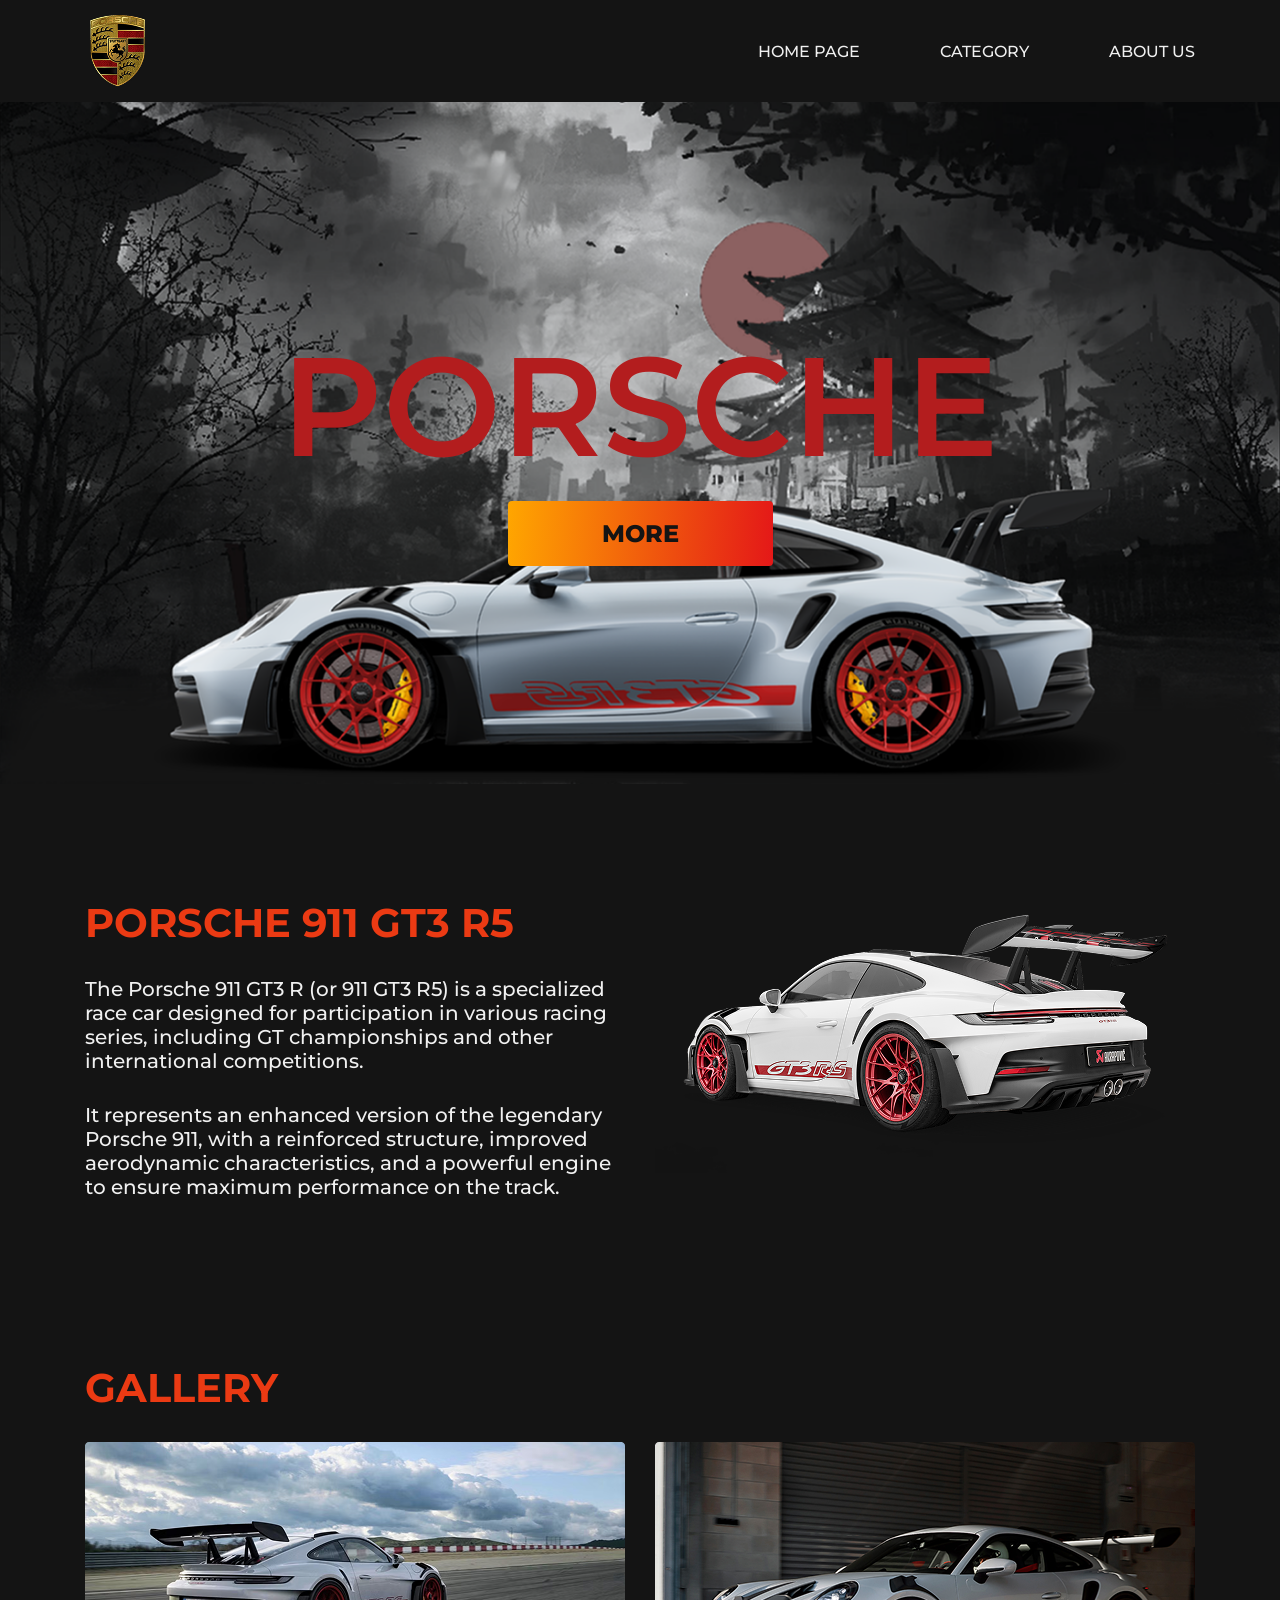
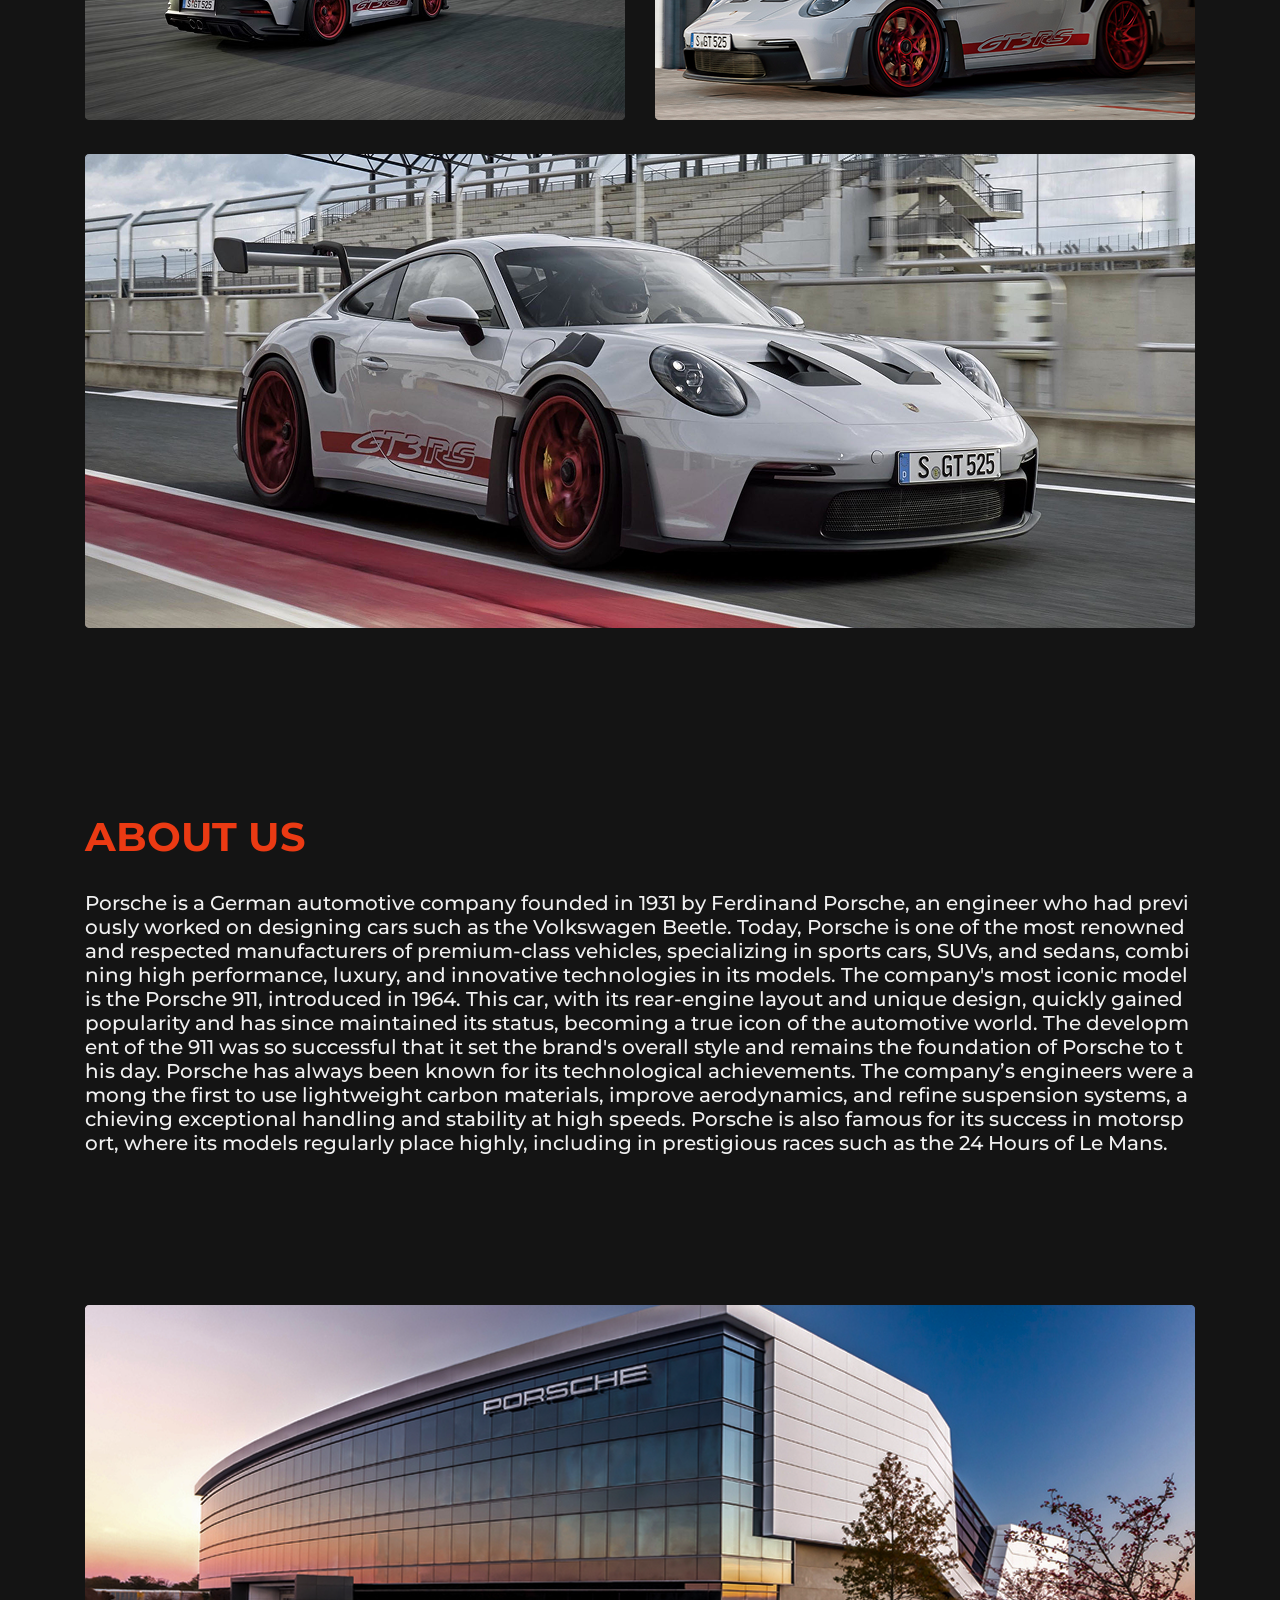
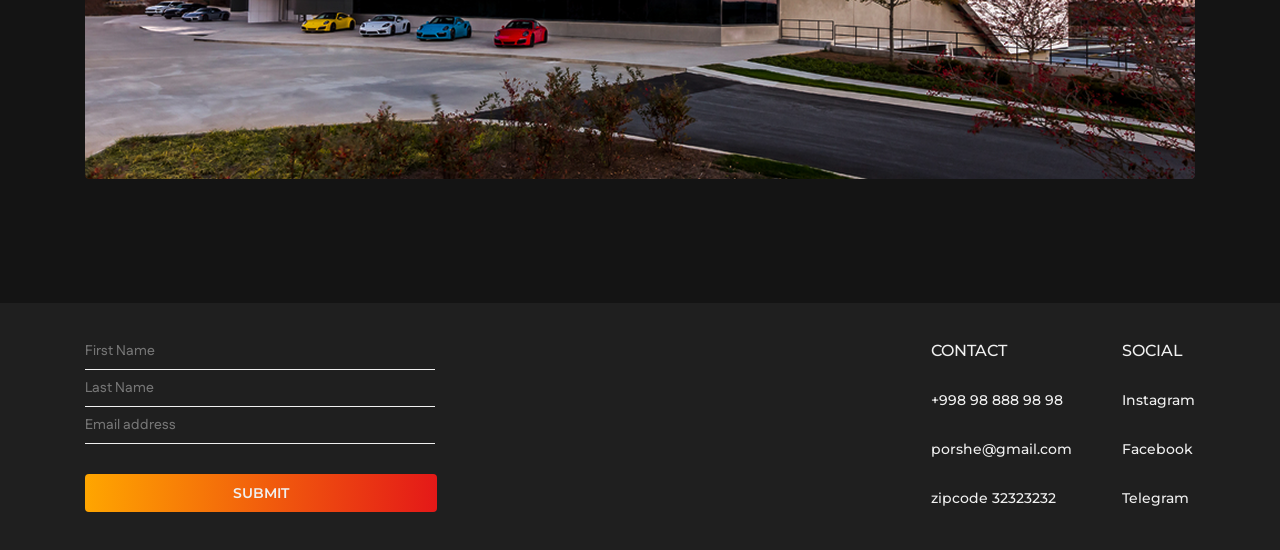
<file: index.html>
<!DOCTYPE html>
<html lang="en">

<head>
    <meta charset="UTF-8">
    <meta name="viewport" content="width=device-width, initial-scale=1.0">
    <link rel="stylesheet" href="css/style.css">
    <link rel="stylesheet" href="css/media.css">
    <title>PORSCHE</title>
</head>

<body>
    <!-- header-start -->
    <header class="header">
        <div class="container">
            <nav class="header__nav">
                <a href="#" class="header__nav-logo">
                    <img src="./img/logo.png" alt="">
                </a>
                <ul class="header__nav-list">
                    <li class="header__nav-list_item">
                        <a href="#" class="header__nav-list_item-link">HOME PAGE</a>
                    </li>
                    <li class="header__nav-list_item">
                        <a href="#" class="header__nav-list_item-link">CATEGORY</a>
                    </li>
                    <li class="header__nav-list_item">
                        <a href="#" class="header__nav-list_item-link">ABOUT US</a>
                    </li>
                </ul>

                <!-- бургер (мобилка) -->
                <input type="checkbox" id="burger-toggle">

                <label for="burger-toggle" class="burger">
                    <span></span>
                    <span></span>
                    <span></span>
                </label>


                <!-- мобильное меню -->
                <nav class="menu-mobile">
                    <a href="#" class="header__nav-list_item-link">HOME</a>
                    <a href="#" class="header__nav-list_item-link">CATEGORY</a>
                    <a href="#" class="header__nav-list_item-link">ABOUT</a>
                </nav>
            </nav>
        </div>
    </header>
    <!-- header-end -->

    <!-- banner-start -->
    <section class="banner">
        <div class="container banner__wrap">
            <h1 class="banner__title">PORSCHE</h1>
            <button class="banner__btn">MORE</button>
        </div>
    </section>
    <!-- banner-end -->

    <!-- car-start -->
    <section class="car">
        <div class="container car__wrap">
            <div class="car__left">
                <h2 class="car__left-title">PORSCHE 911 GT3 R5</h2>
                <p class="car__left-desk">The Porsche 911 GT3 R (or 911 GT3 R5) is a specialized race car designed for
                    participation in various racing series, including GT championships and other international
                    competitions.</p>
                <p class="car__left-desk">It represents an enhanced version of the legendary Porsche 911, with a
                    reinforced structure, improved aerodynamic characteristics, and a powerful engine to ensure maximum
                    performance on the track.</p>

            </div>
            <div class="car__right"><img src="./img/porsche.png" alt=""></div>
        </div>
    </section>
    <!-- car-end -->

    <!-- gallerey-start -->
    <section class="gallerey">
        <div class="container">
            <h2 class="gallerey__title">GALLERY</h2>
            <div class="gallerey__wrap">
                
                <div class="gallerey__img"><img src="img/gallery1.png" alt=""></div>
                <div class="gallerey__img"><img src="img/gallerey2.png" alt=""></div>
                <div class="gallerey__img "><img src="img/gallerey3.png" alt="">
                </div>
            </div>
        </div>
    </section>
    <!-- gallerey-end -->

    <!-- about-start  -->
    <section class="about">
        <div class="container about__wrap">
            <h2 class="about__title">ABOUT US</h2>
            <p class="about__desk">
                Porsche is a German automotive company founded in 1931 by Ferdinand Porsche, an
                engineer who had previously worked on designing cars such as the Volkswagen Beetle.
                Today, Porsche is one of the most renowned and respected manufacturers of premium-class vehicles,
                specializing in sports cars, SUVs, and sedans, combining high performance, luxury, and innovative
                technologies in its models.
                The company's most iconic model is the Porsche 911, introduced in 1964.
                This car, with its rear-engine layout and unique design, quickly gained popularity and has since
                maintained its status, becoming a true icon of the automotive world. The development of the 911 was so
                successful that it set the brand's overall style and remains the foundation of Porsche to this day.
                Porsche has always been known for its technological achievements. The company’s engineers were among the
                first to use lightweight carbon materials, improve aerodynamics, and refine suspension systems,
                achieving exceptional handling and stability at high speeds. Porsche is also famous for its success in
                motorsport, where its models regularly place highly, including in prestigious races such as the 24 Hours
                of Le Mans.</p>
        </div>
        <div class="container about__img"><img src="img/office.png" alt=""></div>
    </section>
    <!-- about-end  -->

    <!-- footer-start -->
    <footer class="footer">
        <div class="container">
            <nav class="footer__nav">
                <form id="contact-form" class="footer__nav-form" action="https://formspree.io/f/mojvgpev" method="POST">
                    <input class="footer__nav-form_input" type="text" name="first_name" placeholder="First Name"
                        required>
                    <input class="footer__nav-form_input" type="text" name="last_name" placeholder="Last Name" required>
                    <input class="footer__nav-form_input" type="email" name="email" placeholder="Email address"
                        required>

                    <!-- Тема письма -->
                    <input type="hidden" name="_subject" value="Сообщение с моего сайта">

                    <!-- Используем HTML шаблон -->
                    <input type="hidden" name="_template" value="table">

                    <!-- Сообщение -->
                    <textarea name="message" style="display:none;">

        </textarea>

                    <button class="footer__nav-form_btn" type="submit" >SUBMIT</button>
                </form> 

                <div class="footer__nav-lists" >
                    <ul class="footer__nav-list">
                        <h3 class="footer__nav-list_title">CONTACT</h3>
                        <li class="footer__nav-list_item"><a href="tel:+998988889898"
                                class="footer__nav-list_item-link">+998 98 888 98 98</a></li>
                        <li class="footer__nav-list_item"><a href="mailto:porshe@gmail.com"
                                class="footer__nav-list_item-link">porshe@gmail.com</a></li>
                        <li class="footer__nav-list_item"><a href="sms:32323232"
                                class="footer__nav-list_item-link">zipcode 32323232</a></li>
                    </ul>

                    <ul class="footer__nav-list" id="">
                        <h3 class="footer__nav-list_title">SOCIAL</h3>
                        <li class="footer__nav-list_item"><a href="#" class="footer__nav-list_item-link">Instagram</a>
                        </li>
                        <li class="footer__nav-list_item"><a href="#" class="footer__nav-list_item-link">Facebook</a>
                        </li>
                        <li class="footer__nav-list_item"><a href="#" class="footer__nav-list_item-link">Telegram</a>
                        </li>
                    </ul>
                </div>
            </nav>
        </div>
    </footer>
    <!-- footer-end -->
</body>

</html>
</file>
<file: css/style.css>
@import url(./fonts.css);

* {
    margin: 0;
    padding: 0;
    box-sizing: border-box;
    font-family: "Montserrat", sans-serif;
    text-decoration: none;
    list-style: none;
    font-weight: 500;
}

body {
    background: #141414;
    color: #F0F0F0;
}

/* header-start */
.header {
    padding: 10px 0;
}

.container {
    max-width: 1140px;
    width: 100%;
    height: 100%;
    padding: 0 15px;
    margin: 0 auto;
}

.header__nav {
    display: flex;
    justify-content: space-between;
    align-items: center;
}

.header__nav-logo img {
    height: clamp(1.625rem, 0.357rem + 6.34vw, 4.875rem);
}

.header__nav-list {
    display: flex;
    align-items: center;
    gap: 80px;
}

.header__nav-list_item-link,
.footer__nav-list_title {
    color: #F0F0F0;
    font-family: "Montserrat", sans-serif;
    font-weight: 500;
    font-size: clamp(0.5rem, 0.305rem + 0.98vw, 1rem);
}

/* header-end */

/* banner-start */
.banner {
    background: url(../img/bg.png) no-repeat center bottom / cover;
    /* height: 748px; */
    padding: clamp(1.625rem, -3.058rem + 23.41vw, 13.625rem);
}

.banner__wrap {
    display: flex;
    flex-direction: column;
    justify-content: center;
    align-items: center;
    gap: 10px;
}

.banner__title {
    font-family: "Montserrat", sans-serif;
    font-weight: 600;
    font-size: clamp(1.25rem, -1.677rem + 14.63vw, 8.75rem);
    color: #B31D1E;
}

.banner__btn {
    display: inline-block;
    padding: clamp(0.125rem, -0.265rem + 1.95vw, 1.125rem) 0;
    max-width: clamp(3.125rem, -2.119rem + 26.22vw, 16.563rem);
    width: 100%;
    background: linear-gradient(93.34deg, #FFA600 0%, #E41818 100%);
    border-radius: clamp(0.125rem, 0.076rem + 0.24vw, 0.25rem);
    font-family: "Montserrat";
    font-weight: 800;
    font-size: clamp(0.375rem, -0.064rem + 2.2vw, 1.5rem);
    color: #141414;
    transition: 0.3s;
    border: none;
}

.banner__btn:hover {
    color: #F0F0F0;
    background: linear-gradient(93.34deg, #E41818 0%, #FFA600 100%);
}

/* banner-end */

/* car-start */
.car {
    /* margin: 114px 0 164px; */
    margin: clamp(1.25rem, -1.043rem + 11.46vw, 7.125rem) 0 clamp(0.5rem, -3.305rem + 19.02vw, 10.25rem);
}

.car__wrap {
    display: flex;
    gap: clamp(0.75rem, 0.311rem + 2.2vw, 1.875rem);
    justify-content: center;
    align-items: flex-start;
}

.car__left {
    display: flex;
    flex-direction: column;
    gap: clamp(0.75rem, 0.311rem + 2.2vw, 1.875rem);
    max-width: 540px;
    width: 100%;
}

.car__left-desk {
    font-family: "Montserrat", sans-serif;
    font-weight: 500;
    font-size: clamp(0.5rem, 0.207rem + 1.46vw, 1.25rem);
    display: -webkit-box;
    -webkit-line-clamp: 7;
    -webkit-box-orient: vertical;
    overflow: hidden;
}

.car__right {
    max-width: 540px;
    width: 100%;
    display: flex;
    justify-content: center;
    align-items: center;
}

/* 474 */
.car__right img {
    width: clamp(7rem, -5.878rem + 64.39vw, 40rem);
    display: flex;
    justify-content: center;
    align-items: center;
}

.gallerey {
    margin-bottom: clamp(0.75rem, -3.348rem + 20.49vw, 11.25rem);
}

.gallerey__title,
.car__left-title,
.about__title {
    font-weight: 700;
    font-size: clamp(0.75rem, 0.067rem + 3.41vw, 2.5rem);
    font-family: "Montserrat", sans-serif;
    color: #EB3A13;
}



.gallerey__wrap {
    display: flex;
    flex-wrap: wrap;
    gap: clamp(0.375rem, -0.21rem + 2.93vw, 1.875rem);
    margin-top: clamp(0.625rem, 0.137rem + 2.44vw, 1.875rem);
}

.gallerey__img img {
    flex: 0 0 calc(50% -15px);
}

.gallerey__img img {
    width: 100%;
}

/* car-end */

/* about-start */
.about {
    margin-bottom: clamp(0.75rem, -1.884rem + 13.17vw, 7.5rem);
}

.about__wrap {
    display: flex;
    flex-direction: column;
    gap: clamp(0.5rem, -0.037rem + 2.68vw, 1.875rem);
    margin-bottom: clamp(1.125rem, -2.095rem + 16.1vw, 9.375rem);
}

.about__desk {
    font-family: "Montserrat", sans-serif;
    font-weight: 500;
    font-size: clamp(0.5rem, 0.207rem + 1.46vw, 1.25rem);
    color: #F0F0F0;
    word-break: break-all;
    display: -webkit-box;
    -webkit-line-clamp: 12;
    -webkit-box-orient: vertical;
    overflow: hidden;
}

.about__img img {
    width: 100%;
}

/* about-end */
/* footer-start */
.footer {
    padding: clamp(0.75rem, 0.116rem + 3.17vw, 2.375rem) 0 clamp(0.75rem, 0.116rem + 3.17vw, 2.375rem);
    background: #1F1F1F;
}

.footer__nav {
    display: flex;
    justify-content: space-between;
}

.footer__nav-form {
    max-width: clamp(7.375rem, 1.716rem + 28.29vw, 21.875rem);
    width: 100%;
    display: flex;
    flex-direction: column;
    gap: 8px;
}

.footer__nav-form_input {
    border: none;
    outline: none;
    background: none;
    padding-bottom: clamp(0.063rem, -0.108rem + 0.85vw, 0.5rem);
    border-bottom: 1px solid #F0F0F0;
    font-family: "Fustat", sans-serif;
    font-weight: 500;
    font-size: clamp(0.375rem, 0.18rem + 0.98vw, 0.875rem);
    color: #F0F0F0;
}


.footer__nav-form_btn {
    border: none;
    outline: none;
    font-family: "Montserrat", sans-serif;
    font-weight: 600;
    font-size: clamp(0.5rem, 0.354rem + 0.73vw, 0.875rem);
    width: clamp(6.75rem, 0.799rem + 29.76vw, 22rem);
    margin: auto;
    padding: clamp(0.25rem, 0.104rem + 0.73vw, 0.625rem);
    margin-top: clamp(0.375rem, -0.015rem + 1.95vw, 1.375rem);
    border-radius: 4px;
    background: linear-gradient(93.34deg, #FFA600 0%, #E41818 100%);
    transition: 0.3s;
    color: #F0F0F0;
}

.footer__nav-form_btn:hover {
    color: #141414;
    background: linear-gradient(93.34deg, #E41818 0%, #FFA600 100%);
}

.footer__nav-lists {
    display: flex;
    gap: clamp(1.25rem, 0.568rem + 3.41vw, 3.125rem);
    align-items: flex-start;
}

.footer__nav-list {
    display: flex;
    gap: clamp(0rem, -0.732rem + 3.66vw, 1.875rem);
    flex-direction: column;
}

.footer__nav-list_item-link {
    font-family: "Montserrat", sans-serif;
    font-weight: 500;
    font-size: clamp(0.25rem, 0.006rem + 1.22vw, 0.875rem);
    color: #F0F0F0;
}

/* footer-start */


.burger,
#burger-toggle,
.menu-mobile {
    display: none;
}
</file>
<file: css/media.css>
@media screen and (max-width:1140px) {
     .car__wrap {
         flex-direction: column;
     }

     .car__left {
         max-width: none;
     }

     .car__right {
         max-width: none;
     }

     .gallerey__wrap {
         display: grid;
         grid-template-columns: repeat(2, 1fr);
         gap: clamp(0.375rem, -0.21rem + 2.93vw, 1.875rem);
         margin-top: clamp(0.625rem, 0.137rem + 2.44vw, 1.875rem);
     }

     .gallerey__img {
         width: 100%;
         aspect-ratio: 16 / 9;
         overflow: hidden;
     }

     /* третья картинка — на всю ширину */
     .gallerey__img:nth-child(3) {
         grid-column: 1 / -1;
         aspect-ratio: 21 / 9;
     }

     .gallerey__img img {
         width: 100%;
         height: 100%;
         object-fit: cover;
     }
 }


 @media screen and (max-width:768px) {
     .header__nav-list {
         gap: 30px;
     }




 }

 @media screen and (max-width:678px) {
     .footer__nav {
         flex-direction: column;
         gap: 20px;
         align-items: center;
         justify-content: center;
     }


     .footer__nav-lists {
         width: 100%;
         justify-content: center;
     }

     .footer__list {
         flex-basis: 50%;
     }

 }


 @media (max-width: 480px) {

     .header {
         padding: 0 0;
     }

     .header__nav-list {
         display: none;
     }

     .burger {
         display: block;
         flex-direction: column;
         width: clamp(0.75rem, -0.5rem + 6.25vw, 1.375rem);
         height: clamp(0.75rem, -0.25rem + 5vw, 1.25rem);
         position: relative;
         cursor: pointer;
     }

     .burger span {
         position: absolute;
         width: 100%;
         height: clamp(0.125rem, 0.63vw, 0.188rem);
         background: #f0f0f0;
         left: 0;
         transition: 0.3s;
         border: 10px;
     }

     .burger span:nth-child(1) {
         top: clamp(-0.125rem, -0.375rem + 1.25vw, 0rem);
     }

     .burger span:nth-child(2) {
         top: clamp(0.25rem, -0.25rem + 2.5vw, 0.5rem);
     }

     .burger span:nth-child(3) {
         top: clamp(0.625rem, -0.125rem + 3.75vw, 1rem);
     }

     #burger-toggle:checked+.burger span:nth-child(1) {
         transform: rotate(45deg);
         top: 8px;
     }

     #burger-toggle:checked+.burger span:nth-child(2) {
         opacity: 0;
     }

     #burger-toggle:checked+.burger span:nth-child(3) {
         transform: rotate(-45deg);
         top: 8px;
     }

     .menu-mobile {
         display: none;
         gap: clamp(0.5rem, -1rem + 7.5vw, 1.25rem);
         padding: 2px 0;
         position: absolute;
         top: clamp(1.875rem, 0.625rem + 6.25vw, 2.5rem);
         right: 0;
         background: #141414;
         margin: 0 auto;
         max-width: 480px;
         width: 100%;
         justify-content: center;

     }

     #burger-toggle:checked~.menu-mobile {
         display: flex;
     }

 }
</file>
